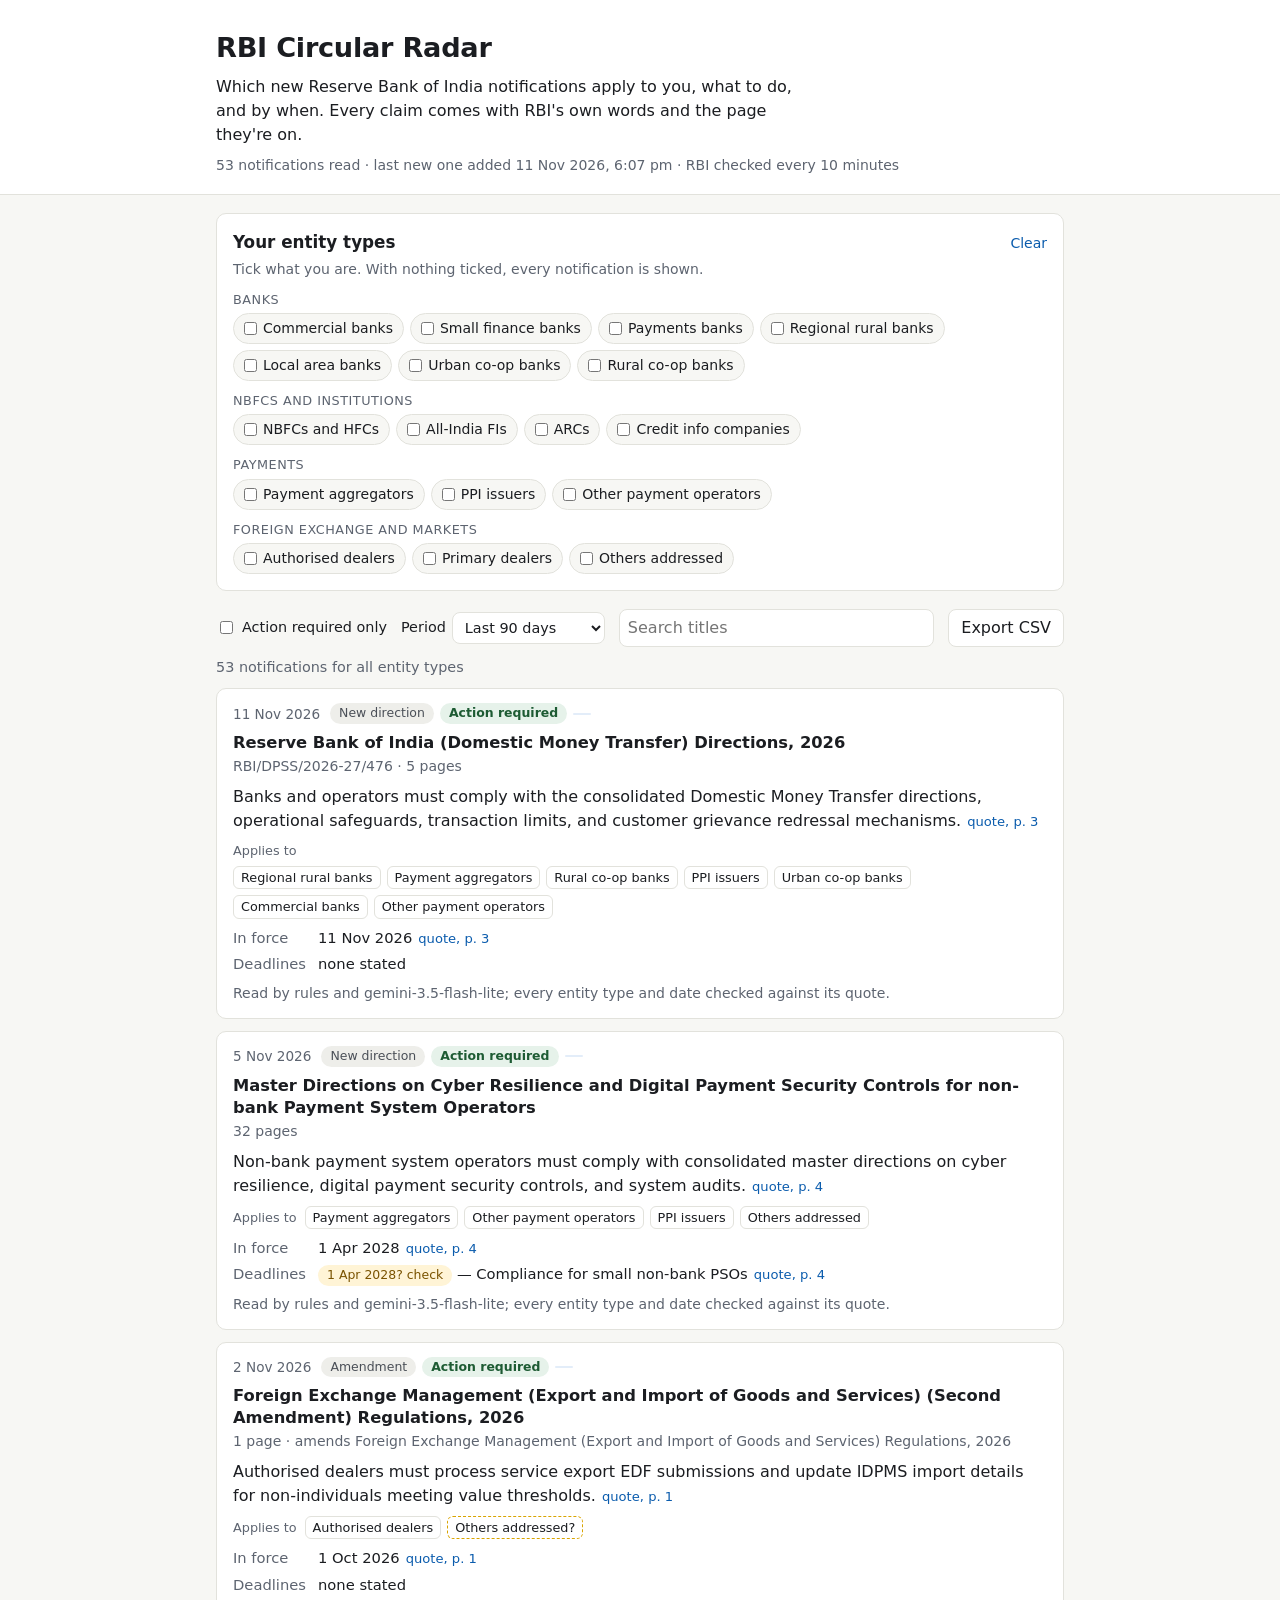
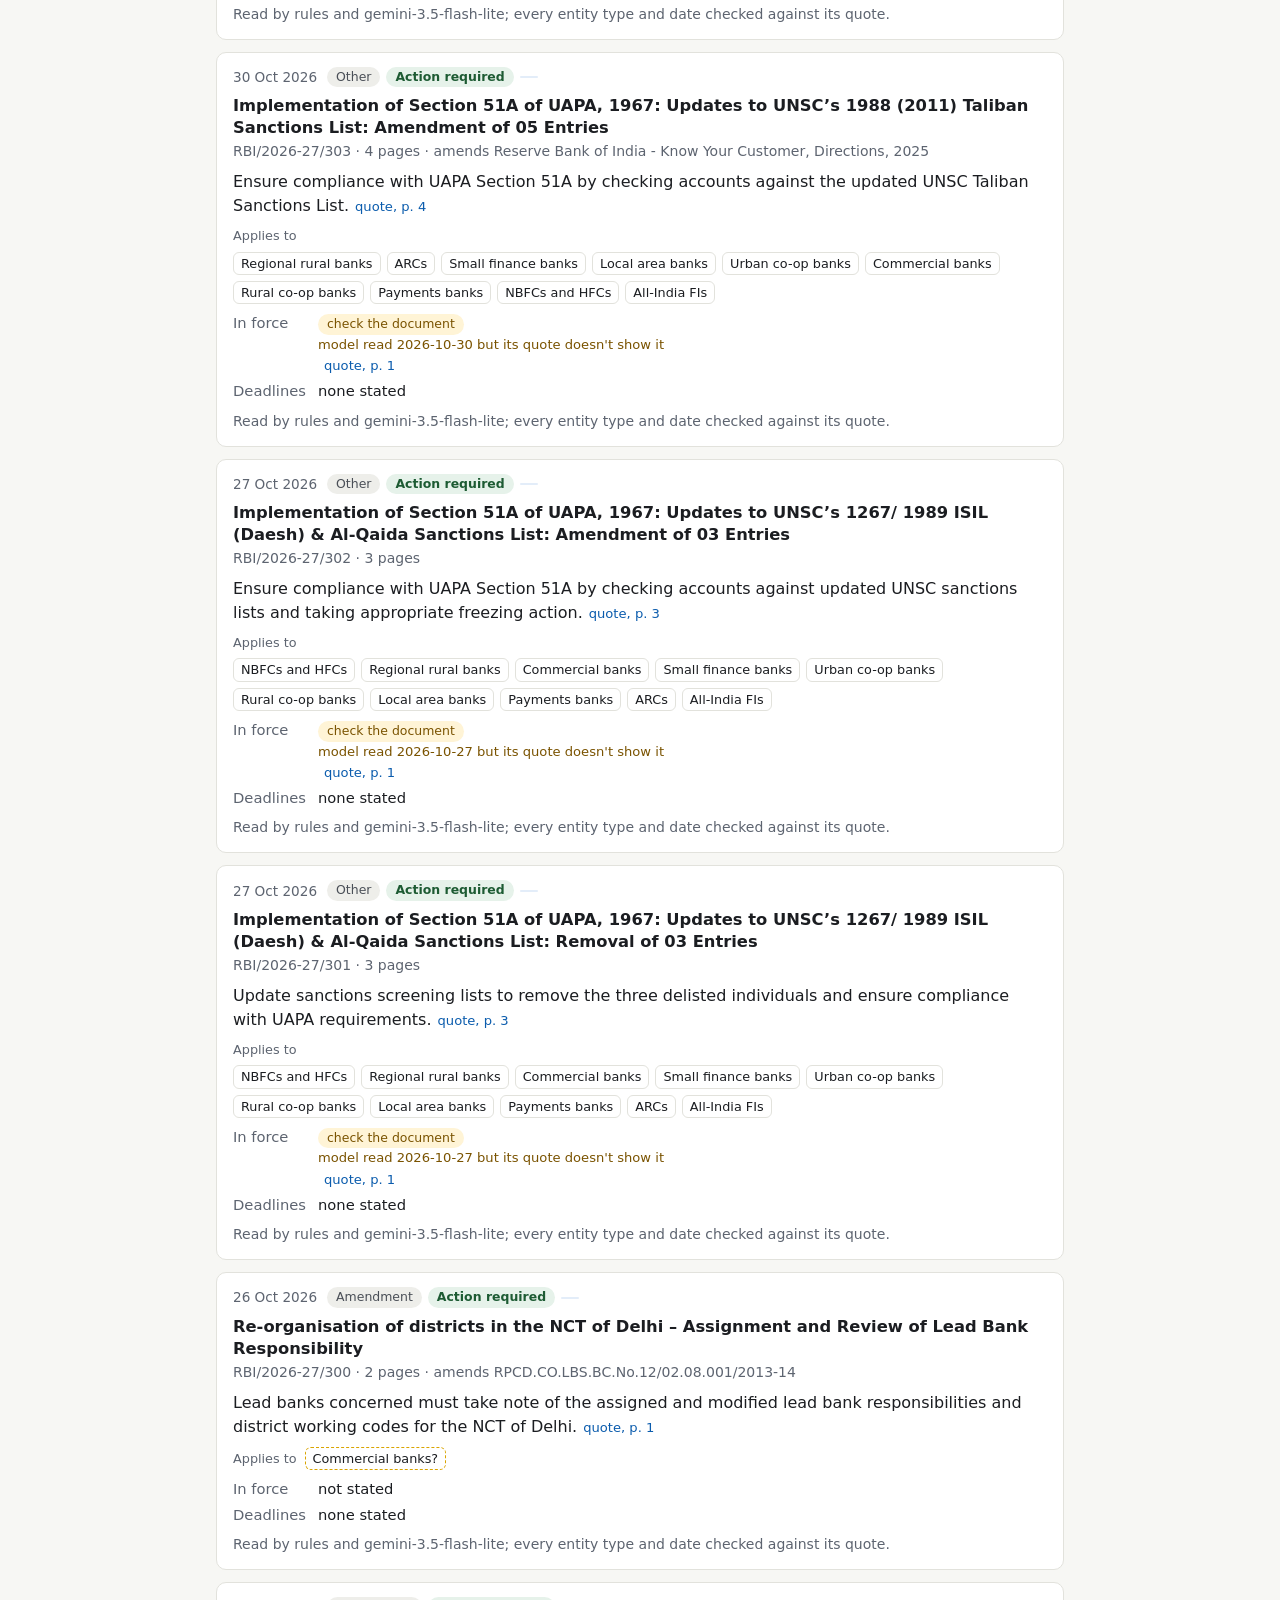
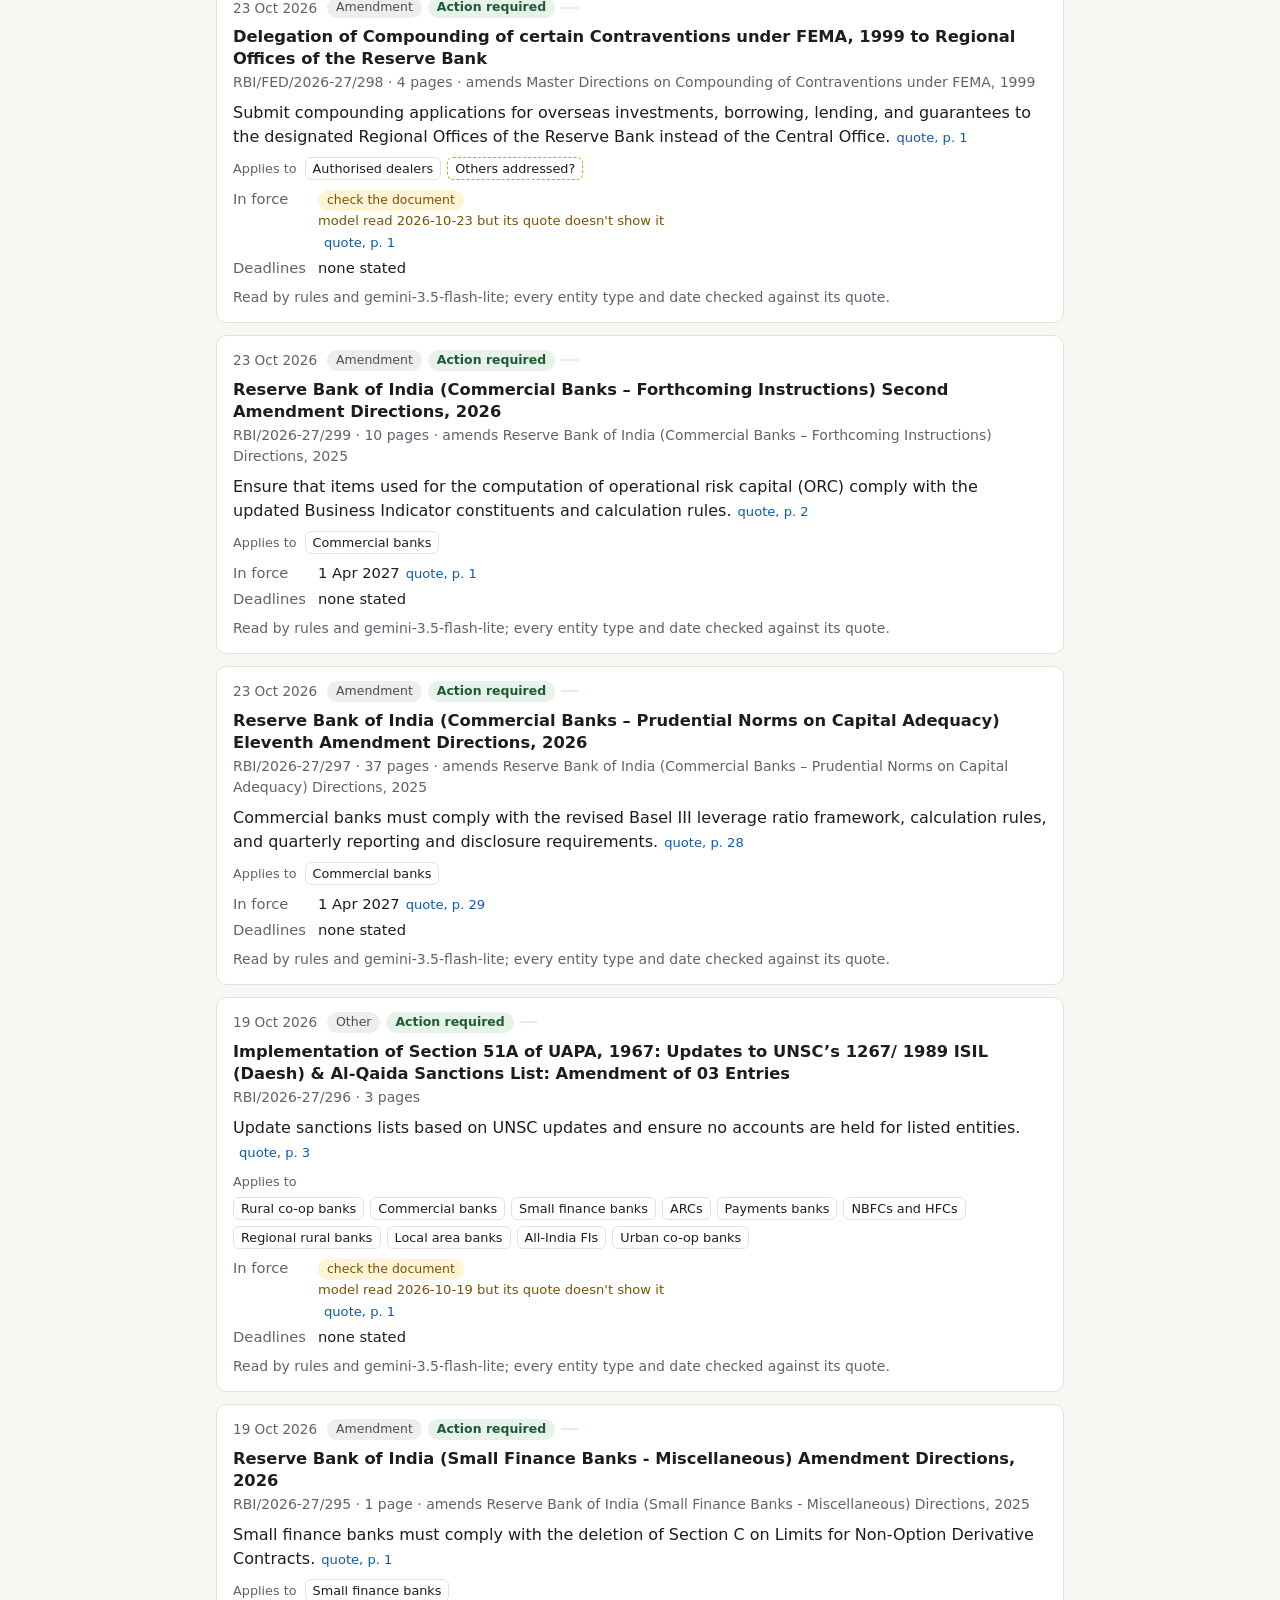
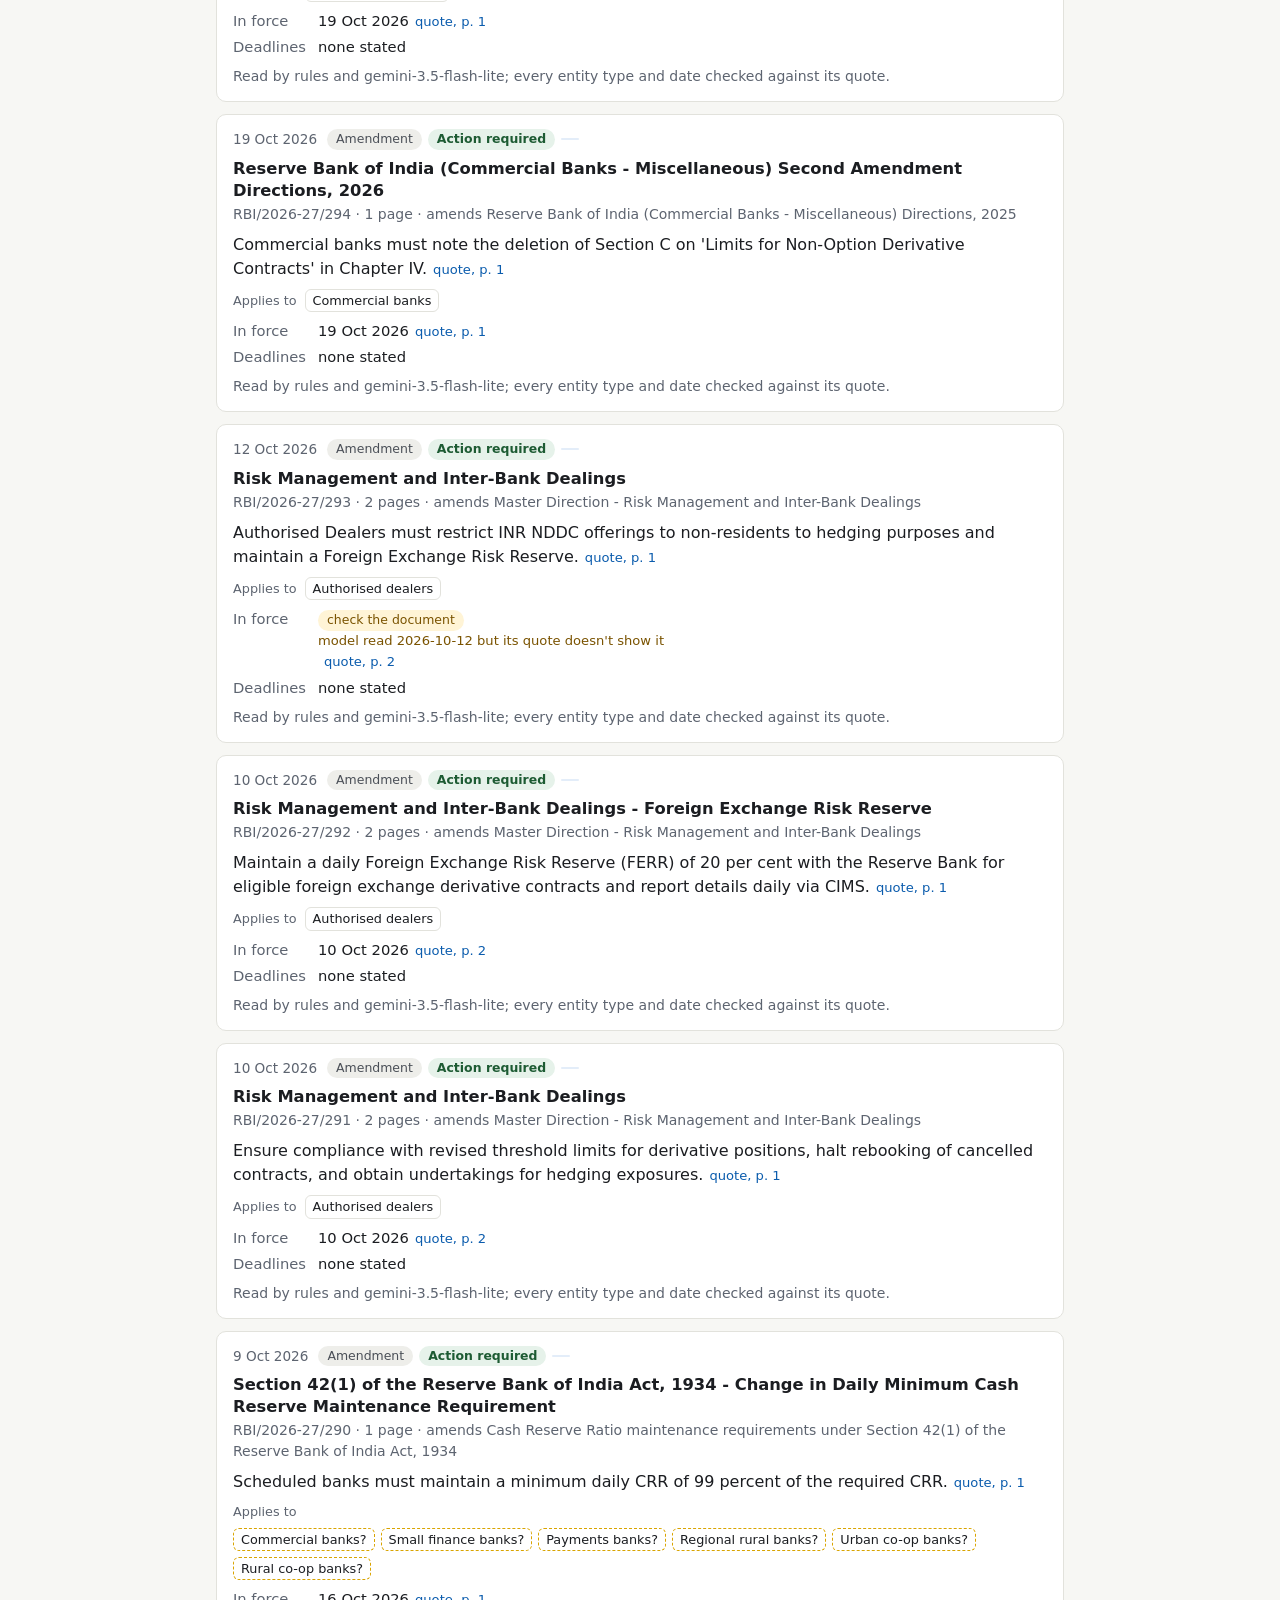
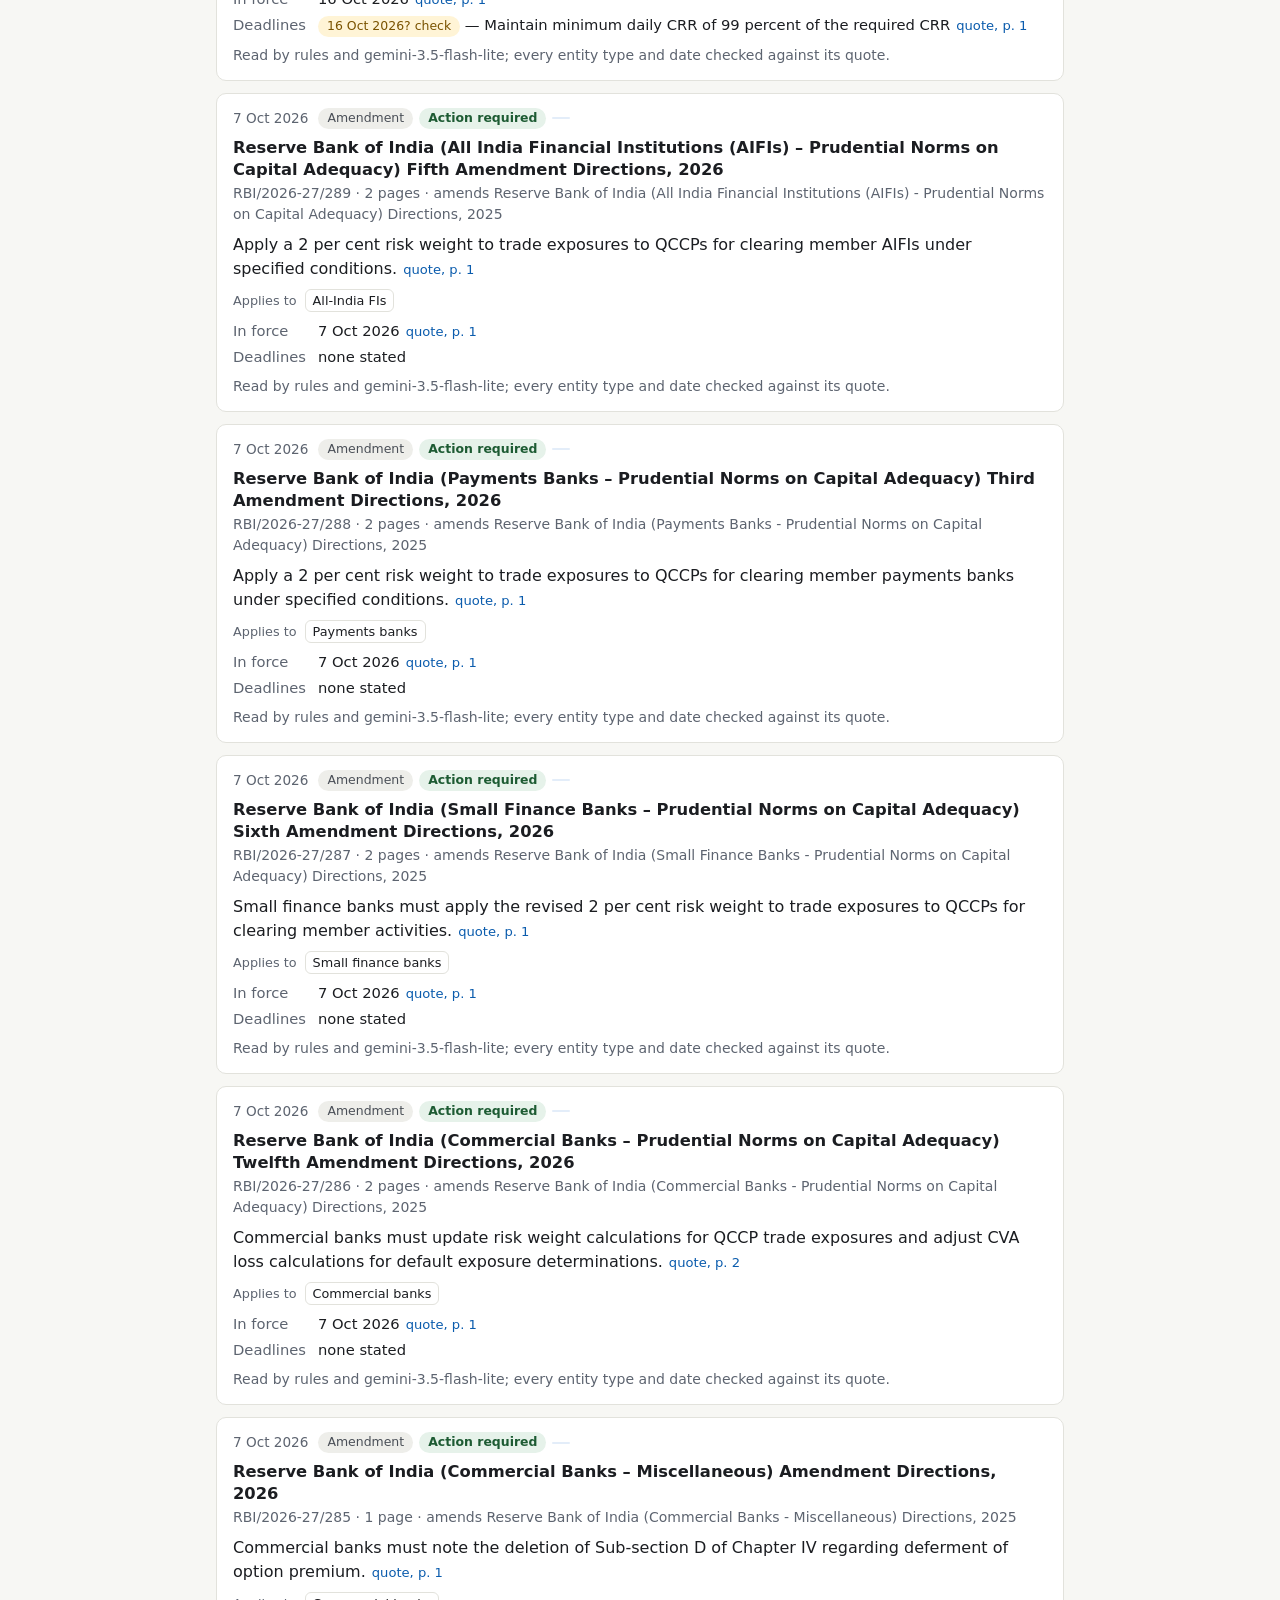
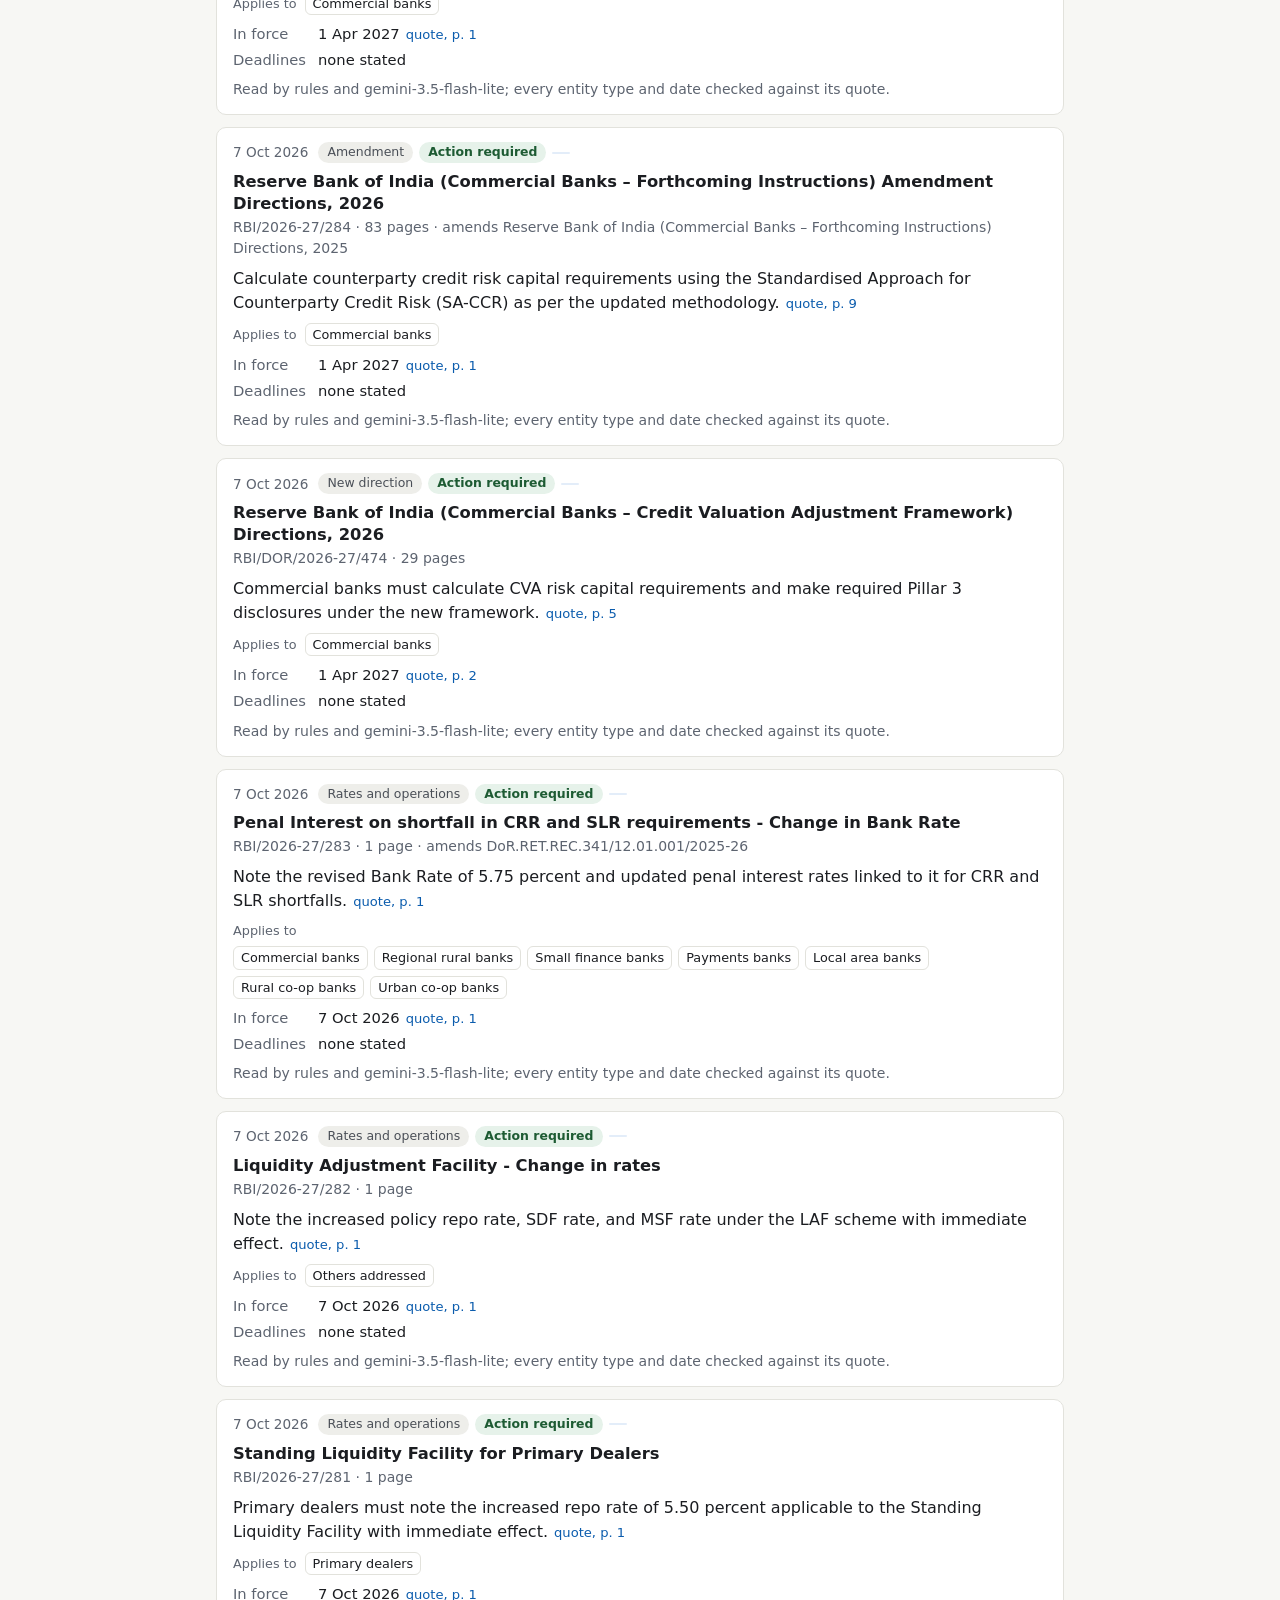
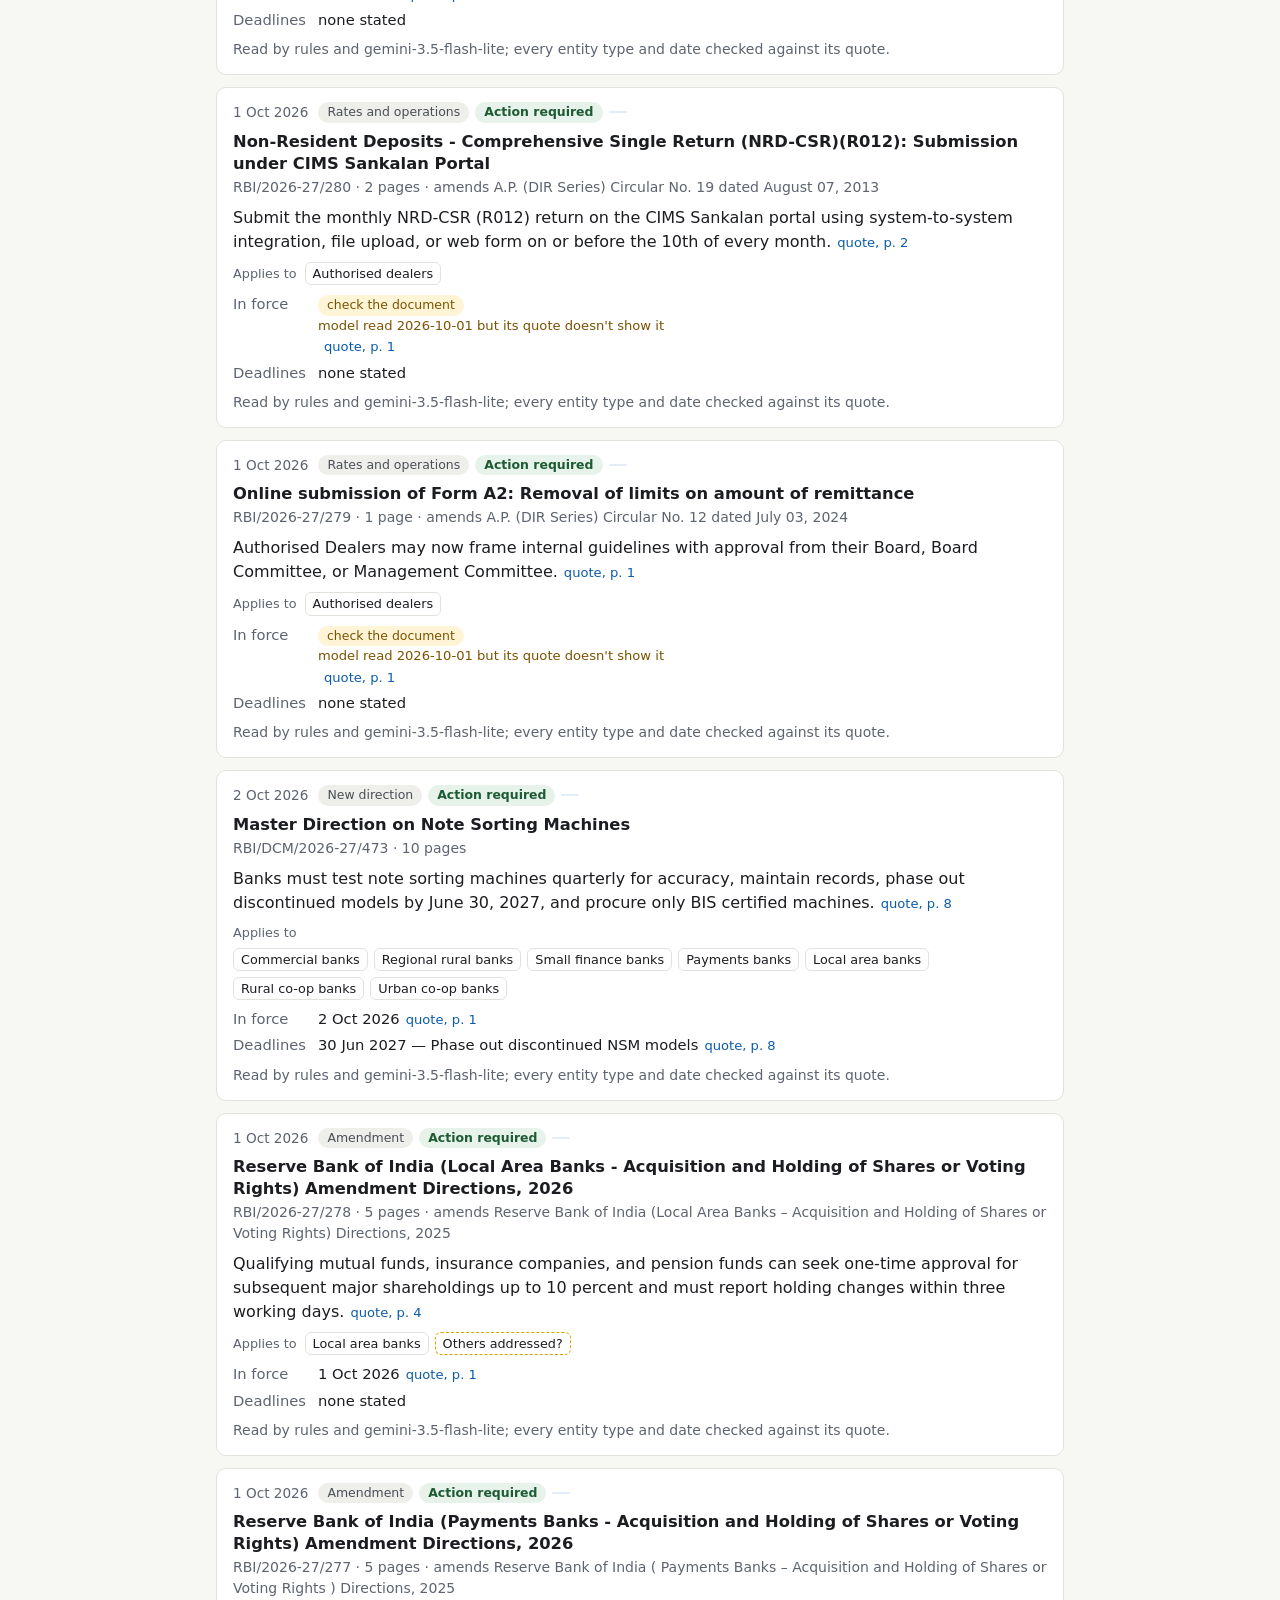
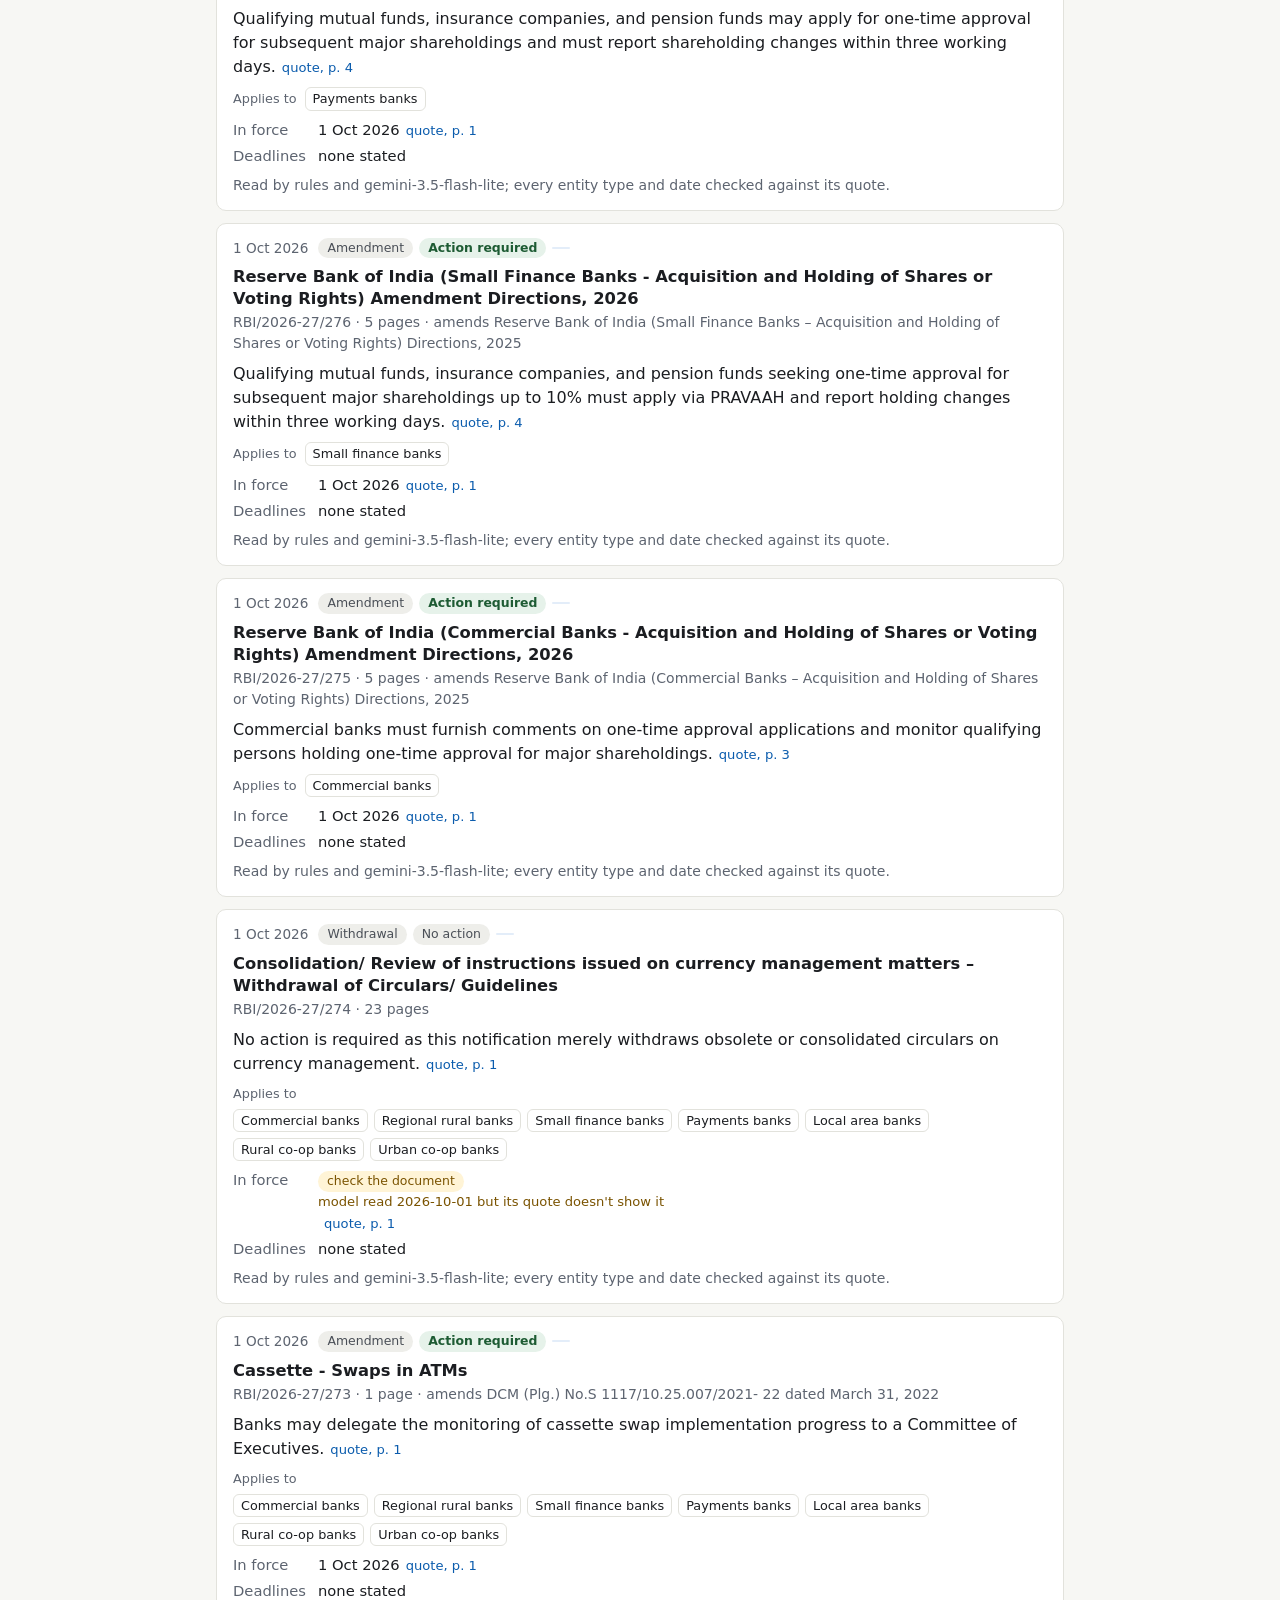
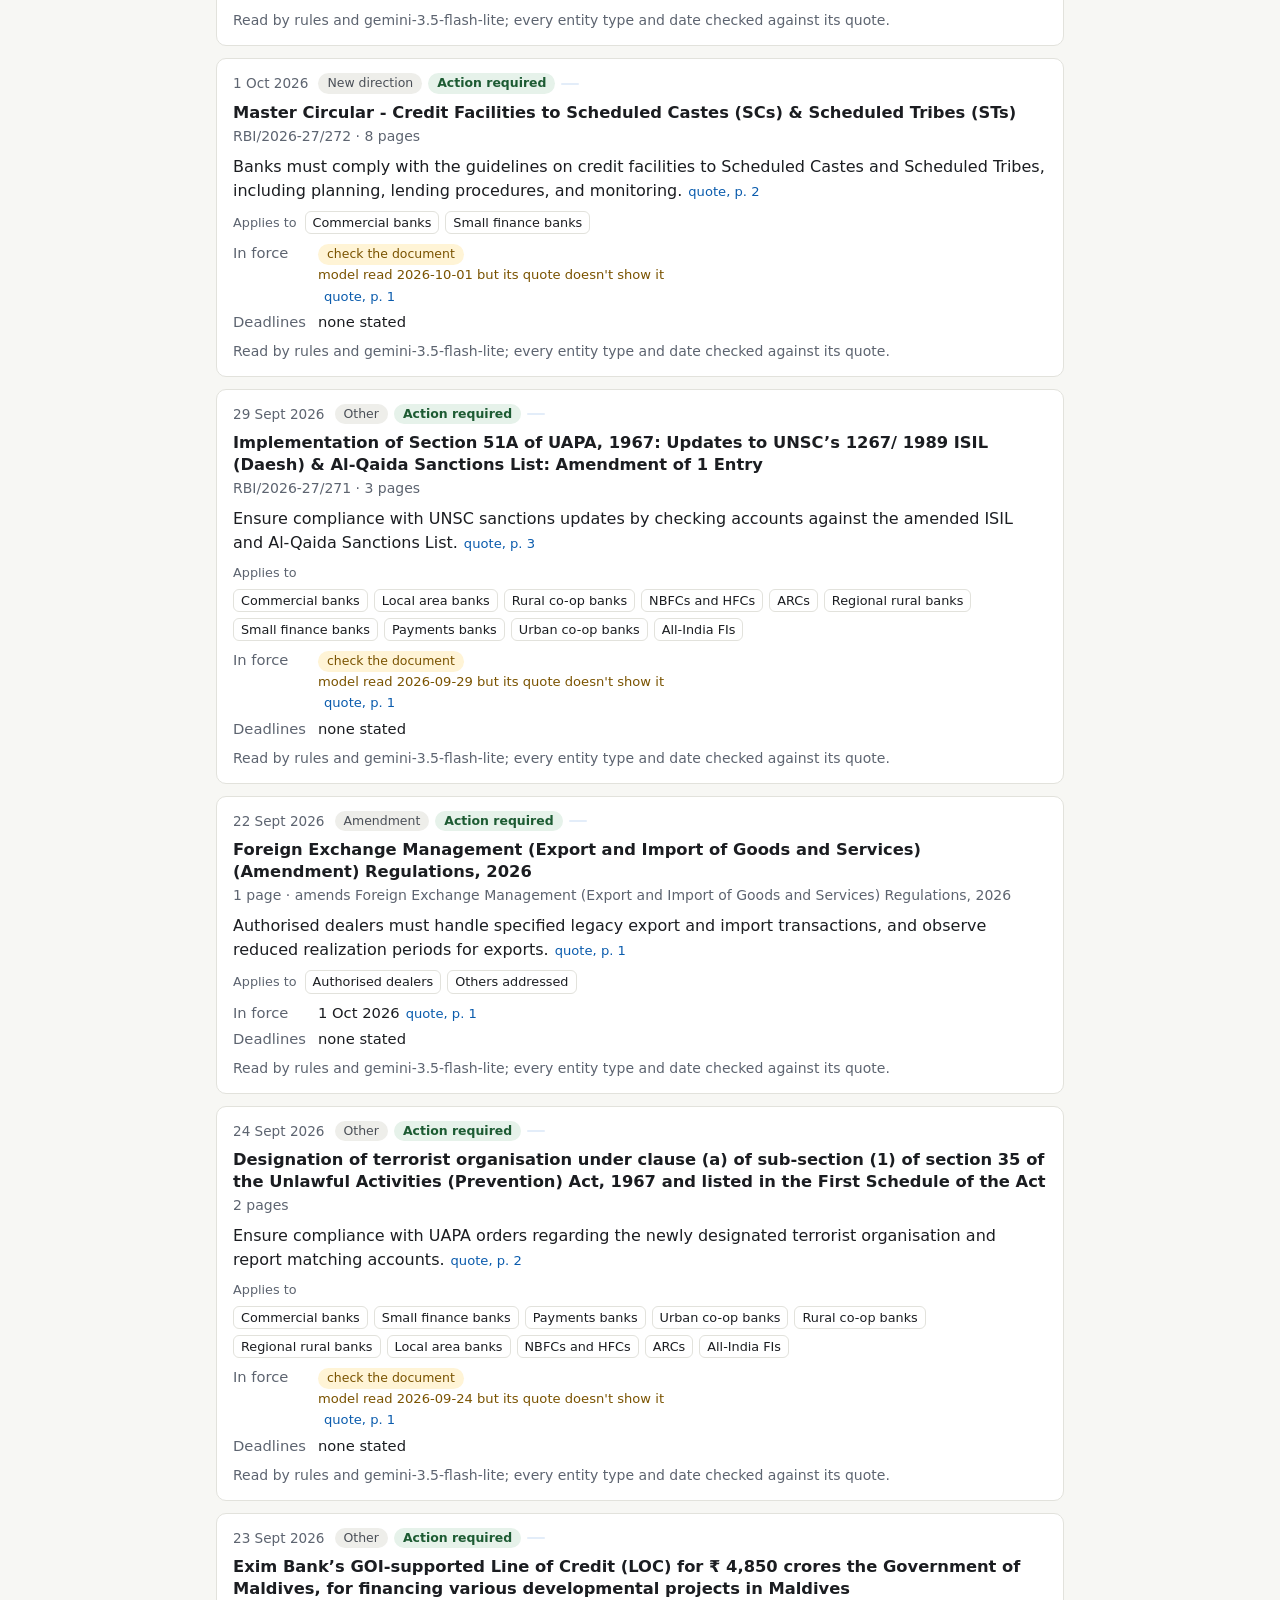
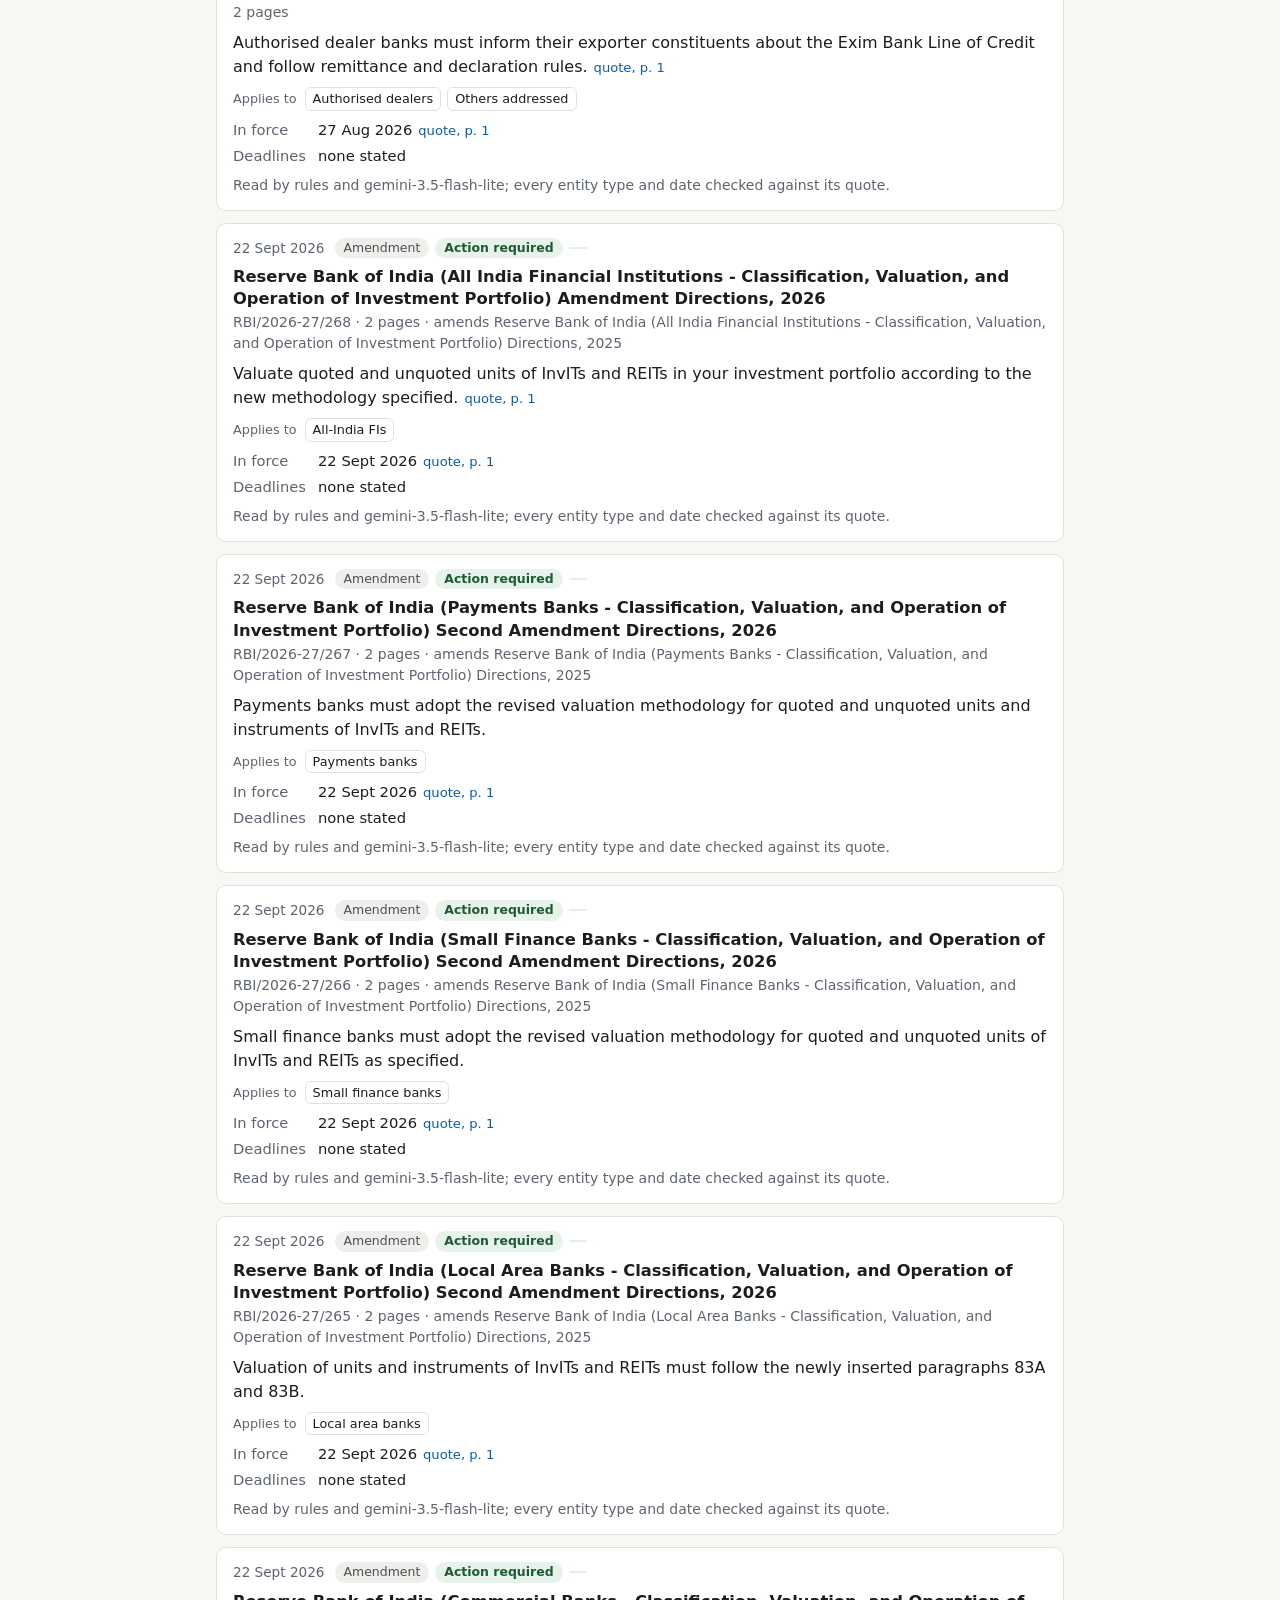
<file: site/index.html>
<!doctype html>
<html lang="en">
<head>
<meta charset="utf-8">
<meta name="viewport" content="width=device-width, initial-scale=1">
<!-- RBI's PDF server (rbidocs.rbi.org.in) resets any request that carries a referrer from another
     site unless the visitor already has its bot-check cookie, so links from here must not send one. -->
<meta name="referrer" content="no-referrer">
<title>RBI Circular Radar</title>
<meta name="description" content="Which new RBI notifications apply to your entity type, what to do, and by when, each with RBI's own words and page.">
<link rel="stylesheet" href="style.css">
</head>
<body>
<header class="top">
  <div class="wrap">
    <h1>RBI Circular Radar</h1>
    <p class="lede">Which new Reserve Bank of India notifications apply to you, what to do, and by when. Every claim
      comes with RBI's own words and the page they're on.</p>
    <p class="meta" id="meta">Loading…</p>
  </div>
</header>

<main class="wrap">
  <section class="panel" aria-labelledby="profile-h">
    <div class="panel-head">
      <h2 id="profile-h">Your entity types</h2>
      <button type="button" class="link" id="clear">Clear</button>
    </div>
    <p class="hint">Tick what you are. With nothing ticked, every notification is shown.</p>
    <div id="profile" class="groups"></div>
  </section>

  <section class="controls" aria-label="Filters">
    <label class="toggle"><input type="checkbox" id="action-only"> Action required only</label>
    <label>Period
      <select id="period">
        <option value="30">Last 30 days</option>
        <option value="90" selected>Last 90 days</option>
        <option value="all">Everything read</option>
      </select>
    </label>
    <input type="search" id="q" placeholder="Search titles" aria-label="Search titles">
    <button type="button" id="csv">Export CSV</button>
  </section>

  <p class="count" id="count" aria-live="polite"></p>
  <div id="list"></div>

  <section class="panel about" id="accuracy" aria-labelledby="acc-h">
    <h2 id="acc-h">How far to trust it</h2>
    <p>Code checks every claim. An entity type or date is shown as fact only when its quote is on the cited page of
      RBI's PDF and actually supports it. Anything else is marked <span class="badge check">check</span>, so you read
      that part yourself.</p>
    <p>It was tested on 55 RBI notifications it had never seen, in two release runs, against answer keys written by
      hand before any prompt existed. The bar was strict: <strong>no applicable notification missed</strong>.</p>
    <ul>
      <li><strong>Release run 1</strong> (35 notifications): missed 2 of 59 notification and entity-type pairs, 95% precision,
        0 of 105 dates wrong. <strong>Failed.</strong></li>
      <li><strong>Release run 2</strong> (20 new notifications): missed 1 of 51 pairs, 100% precision, 1 of 60 dates
        wrong. <strong>Failed.</strong></li>
    </ul>
    <p>Two of the three misses were right answers from the model that my own check threw away. This page now shows
      those as <span class="badge check">may apply: check</span> instead of hiding them. Re-scored on the same answers,
      that leaves 1 miss in 110 pairs. That figure was measured after the fact, so it isn't a pass.
      <a href="https://github.com/AKSHAYKUMARDHAR/RBI-Circular-Radar/blob/main/eval/RUNS.md">Every run, with its errors</a>.</p>
    <p class="small">Not legal advice. Always read the notification itself before you act. Source: rbi.org.in, checked every 10 minutes.
      Built by <a href="https://akshaykumardhar.github.io/">Akshay Kumar Dhar</a> ·
      <a href="https://github.com/AKSHAYKUMARDHAR/RBI-Circular-Radar">Code and data</a>.</p>
  </section>
</main>

<template id="card">
  <article class="card">
    <div class="card-top">
      <time class="date"></time>
      <span class="badge kind"></span>
      <span class="badge act"></span>
      <span class="badge you" hidden></span>
    </div>
    <h3><a class="title" rel="noreferrer"></a></h3>
    <p class="rbino"></p>
    <div class="action"></div>
    <div class="applies"><span class="lbl">Applies to</span><span class="chips"></span></div>
    <dl class="dates"></dl>
    <p class="src"></p>
  </article>
</template>

<script src="app.js"></script>
</body>
</html>
</file>
<file: site/style.css>
:root {
  --bg: #f7f7f4;
  --surface: #ffffff;
  --ink: #1b1d21;
  --muted: #5d6470;
  --line: #e2e2dc;
  --accent: #0b5cad;
  --ok-bg: #e6f2ea; --ok-ink: #1d5b33;
  --warn-bg: #fff4d6; --warn-ink: #7a5300; --warn-line: #d9a400;
  --no-bg: #eeeeea; --no-ink: #4a4f57;
  --you-bg: #e3edf9; --you-ink: #0b4a8c;
  --radius: 10px;
}
@media (prefers-color-scheme: dark) {
  :root:not([data-theme="light"]) {
    --bg: #14161a; --surface: #1c1f24; --ink: #e9eaec; --muted: #a3a9b3; --line: #2e323a; --accent: #6aa8ec;
    --ok-bg: #173323; --ok-ink: #9fd8b1; --warn-bg: #3a2f10; --warn-ink: #f2cf72; --warn-line: #a17b12;
    --no-bg: #262a31; --no-ink: #c2c7cf; --you-bg: #16304d; --you-ink: #a9cbf2;
  }
}
:root[data-theme="dark"] {
  --bg: #14161a; --surface: #1c1f24; --ink: #e9eaec; --muted: #a3a9b3; --line: #2e323a; --accent: #6aa8ec;
  --ok-bg: #173323; --ok-ink: #9fd8b1; --warn-bg: #3a2f10; --warn-ink: #f2cf72; --warn-line: #a17b12;
  --no-bg: #262a31; --no-ink: #c2c7cf; --you-bg: #16304d; --you-ink: #a9cbf2;
}
* { box-sizing: border-box; }
html { -webkit-text-size-adjust: 100%; }
body { margin: 0; background: var(--bg); color: var(--ink);
  font: 16px/1.5 system-ui, -apple-system, "Segoe UI", Roboto, sans-serif; }
a { color: var(--accent); }
.wrap { max-width: 880px; margin: 0 auto; padding: 0 16px; }
.top { background: var(--surface); border-bottom: 1px solid var(--line); padding: 28px 0 18px; }
h1 { margin: 0 0 6px; font-size: 1.7rem; letter-spacing: -0.01em; }
.lede { margin: 0 0 8px; max-width: 60ch; }
.meta, .hint, .small, .rbino, .src { color: var(--muted); font-size: 0.875rem; margin: 0; }
h2 { font-size: 1.05rem; margin: 0; }
.panel { background: var(--surface); border: 1px solid var(--line); border-radius: var(--radius); padding: 16px; margin: 18px 0; }
.panel-head { display: flex; justify-content: space-between; align-items: baseline; gap: 8px; margin-bottom: 4px; }
.groups { display: grid; gap: 10px; margin-top: 10px; }
.group-name { font-size: 0.8rem; text-transform: uppercase; letter-spacing: 0.04em; color: var(--muted); margin: 0 0 4px; }
.pick { display: flex; flex-wrap: wrap; gap: 6px; }
.pick label { display: inline-flex; align-items: center; gap: 6px; border: 1px solid var(--line); border-radius: 999px;
  padding: 4px 10px; font-size: 0.875rem; cursor: pointer; background: var(--bg); }
.pick input { margin: 0; accent-color: var(--accent); }
.pick label:has(input:checked) { background: var(--you-bg); color: var(--you-ink); border-color: transparent; }
button { font: inherit; border: 1px solid var(--line); background: var(--surface); color: var(--ink); border-radius: 8px;
  padding: 6px 12px; cursor: pointer; }
button:hover { border-color: var(--accent); }
button.link { border: 0; padding: 0; background: none; color: var(--accent); font-size: 0.875rem; }
.controls { display: flex; flex-wrap: wrap; gap: 10px 14px; align-items: center; margin: 4px 0 6px; }
.controls label { font-size: 0.9rem; display: inline-flex; gap: 6px; align-items: center; }
select, input[type="search"] { font: inherit; padding: 6px 8px; border: 1px solid var(--line); border-radius: 8px;
  background: var(--surface); color: var(--ink); }
input[type="search"] { flex: 1 1 180px; min-width: 0; }
.count { color: var(--muted); font-size: 0.9rem; margin: 10px 0; }
.card { background: var(--surface); border: 1px solid var(--line); border-radius: var(--radius); padding: 14px 16px; margin: 0 0 12px; }
.card.mine { border-left: 4px solid var(--accent); }
.card-top { display: flex; flex-wrap: wrap; gap: 6px; align-items: center; font-size: 0.85rem; }
.date { color: var(--muted); margin-right: 4px; }
.badge { display: inline-block; border-radius: 999px; padding: 1px 9px; font-size: 0.78rem; background: var(--no-bg); color: var(--no-ink); }
.badge.yes { background: var(--ok-bg); color: var(--ok-ink); font-weight: 600; }
.badge.check { background: var(--warn-bg); color: var(--warn-ink); }
.badge.you { background: var(--you-bg); color: var(--you-ink); font-weight: 600; }
.card h3 { font-size: 1.02rem; margin: 8px 0 2px; line-height: 1.35; overflow-wrap: anywhere; }
.card h3 a { color: var(--ink); text-decoration: none; }
.card h3 a:hover { text-decoration: underline; }
.action { margin: 8px 0; }
.applies { display: flex; flex-wrap: wrap; gap: 6px; align-items: center; margin: 8px 0; }
.lbl { font-size: 0.8rem; color: var(--muted); margin-right: 2px; }
.chips { display: flex; flex-wrap: wrap; gap: 6px; }
.chip { font-size: 0.8rem; border: 1px solid var(--line); border-radius: 6px; padding: 1px 7px; }
.chip.mine { background: var(--you-bg); color: var(--you-ink); border-color: transparent; }
.chip.check { border-style: dashed; border-color: var(--warn-line); }
.dates { display: grid; grid-template-columns: max-content 1fr; gap: 4px 12px; margin: 8px 0; font-size: 0.92rem; }
.dates dt { color: var(--muted); }
.dates dd { margin: 0; overflow-wrap: anywhere; }
details { display: inline; }
details summary { display: inline; cursor: pointer; color: var(--accent); font-size: 0.82rem; margin-left: 6px; list-style: none; }
details summary::-webkit-details-marker { display: none; }
details[open] summary { margin-right: 6px; }
.quote { display: block; margin: 6px 0 2px; padding: 6px 10px; border-left: 3px solid var(--line); color: var(--muted);
  font-size: 0.86rem; background: var(--bg); border-radius: 0 6px 6px 0; }
.note { display: block; font-size: 0.82rem; color: var(--warn-ink); }
.about ul { padding-left: 20px; }
.empty { padding: 24px; text-align: center; color: var(--muted); }
@media (max-width: 520px) {
  h1 { font-size: 1.45rem; }
  .dates { grid-template-columns: 1fr; }
  .dates dt { margin-top: 4px; }
}
</file>
